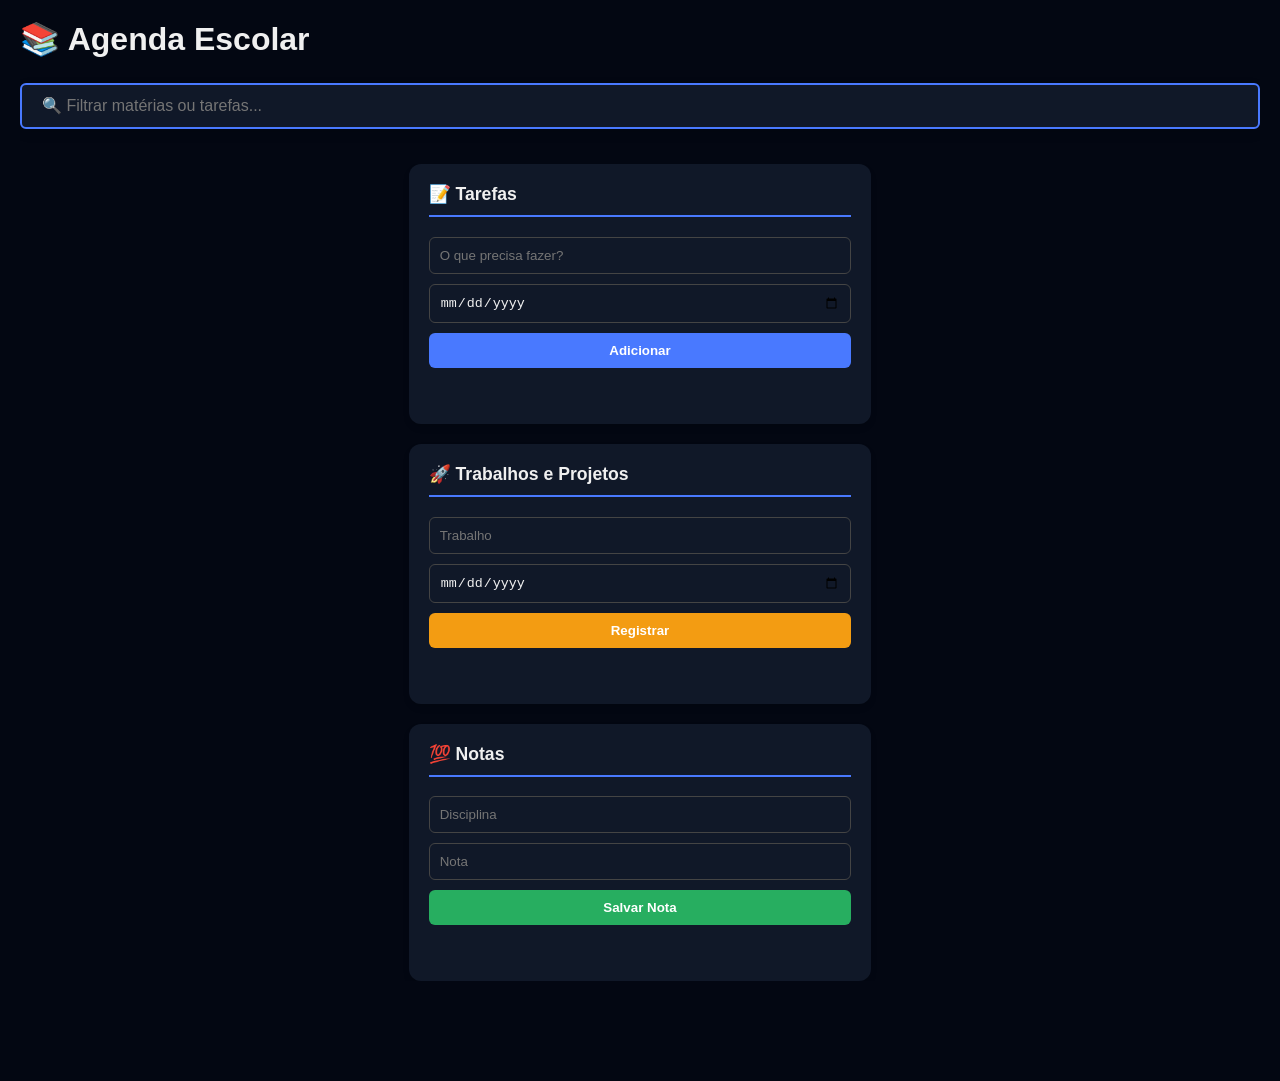
<file: index.html>
<!doctype html>
<html lang="pt-br">
  <head>
    <meta charset="UTF-8" />
    <meta name="viewport" content="width=device-width, initial-scale=1.0" />
    <title>Agenda Escolar</title>
    <style>
      :root {
        --primary: #4a90e2;
        --secondary: #f39c12;
        --success: #27ae60;
        --danger: #e74c3c;
        --bg: oklch(88% 0.011 106.6);
        --card-bg: #ffffff;
        --text: #2c3e50;
        --border: #ddd;
        --muted: #95a5a6;
      }

      body.dark-mode {
        --bg: oklch(13% 0.028 261.692);
        --card-bg: oklch(21% 0.034 264.665);
        --text: #f0f0f0;
        --border: #444;
        --primary: #4979ff;
      }

      body {
        font-family: "Segoe UI", Tahoma, Geneva, Verdana, sans-serif;
        background-color: var(--bg);
        color: var(--text);
        margin: 0;
        padding: 20px;
        transition:
          background 0.3s,
          color 0.3s;
        box-sizing: border-box;
        max-width: 100%;
        overflow-x: hidden;
      }

      *, *::before, *::after {
        box-sizing: border-box;
      }

      .container {
        max-width: 950px;
        margin: 0 auto;
        padding-bottom: 80px;
        max-width: 100%;
        overflow: hidden;
        box-sizing: border-box;
      }

      header {
        display: flex;
        justify-content: space-between;
        align-items: center;
        margin-bottom: 20px;
        flex-wrap: wrap;
        gap: 15px;
      }

      .filter-container {
        margin-bottom: 30px;
        position: sticky;
        top: 10px;
        z-index: 100;
      }

      #filterInput {
        border: 2px solid var(--primary);
        font-size: 1rem;
        padding: 12px 20px;
        box-shadow: 0 4px 12px rgba(0, 0, 0, 0.1);
      }

      .flex {
        display: flex;
        flex-wrap: wrap;
        flex-direction: column;
        gap: 20px;
        align-content: center;
        max-width: 100%;
        overflow: hidden;
      }

      .card {
        background: var(--card-bg);
        padding: 20px;
        border-radius: 12px;
        box-shadow: 0 4px 6px rgba(0, 0, 0, 0.1);
        max-width: 500px;
        word-wrap: break-word;
        overflow-wrap: break-word;
      }

      h2 {
        border-bottom: 2px solid var(--primary);
        padding-bottom: 10px;
        font-size: 1.1rem;
        margin-top: 0;
      }

      input[type="text"],
      input[type="date"],
      input[type="number"],
      button {
        width: 100%;
        padding: 10px;
        margin: 5px 0;
        border: 1px solid var(--border);
        border-radius: 6px;
        box-sizing: border-box;
        background: var(--card-bg);
        color: var(--text);
      }

      button {
        background-color: var(--primary);
        color: white;
        border: none;
        cursor: pointer;
        font-weight: bold;
      }

      .item-list {
        list-style: none;
        padding: 0;
        margin-top: 15px;
        overflow: hidden;
        max-width: 100%;
      }

      .item {
        background: rgba(0, 0, 0, 0.03);
        padding: 12px;
        margin-bottom: 8px;
        border-radius: 6px;
        display: flex;
        justify-content: space-between;
        align-items: flex-start;
        border-left: 4px solid var(--primary);
        transition: all 0.3s ease;
        flex-wrap: wrap;
        gap: 10px;
        overflow: hidden;
        max-width: 100%;
        box-sizing: border-box;
      }

      .item.completed {
        opacity: 0.5;
        border-left-color: var(--muted) !important;
      }

      .item.completed strong {
        text-decoration: line-through;
        color: var(--muted);
      }
      .item.completed .countdown {
        display: none;
      }

      body.dark-mode .item {
        background: rgba(255, 255, 255, 0.05);
      }

      .item-content {
        display: flex;
        align-items: flex-start;
        gap: 10px;
        flex: 1 1 0%;
        min-width: 0;
        overflow: hidden;
      }

      .item-content > div {
        overflow: hidden;
        text-overflow: ellipsis;
        max-width: 100%;
      }

      .item-content strong {
        word-wrap: break-word;
        overflow-wrap: break-word;
        word-break: break-word;
        display: inline-block;
        max-width: 100%;
      }

      .countdown {
        font-size: 0.75rem;
        display: block;
        color: var(--secondary);
        font-weight: bold;
        word-break: break-word;
      }

      .overdue {
        color: var(--danger);
      }

      .btn-del {
        background: var(--danger);
        width: 30px;
        height: 30px;
        padding: 0;
        flex-shrink: 0;
      }

      /* ESTILO DO BOTÃO DESFAZER (TOAST) */
      #undoContainer {
        position: fixed;
        bottom: 20px;
        left: 50%;
        transform: translateX(-50%);
        background: #333;
        color: white;
        padding: 12px 25px;
        border-radius: 30px;
        display: none;
        align-items: center;
        gap: 15px;
        box-shadow: 0 5px 15px rgba(0, 0, 0, 0.3);
        z-index: 1000;
        animation: slideUp 0.3s ease;
      }

      @keyframes slideUp {
        from {
          bottom: -50px;
          opacity: 0;
        }
        to {
          bottom: 20px;
          opacity: 1;
        }
      }

      .btn-undo {
        background: var(--secondary);
        color: white;
        border: none;
        padding: 5px 15px;
        border-radius: 15px;
        cursor: pointer;
        width: auto;
        margin: 0;
      }
    </style>
  </head>
  <body>
    <div class="container">
      <header>
        <h1 style="margin: 0">📚 Agenda Escolar</h1>
      </header>

      <div class="filter-container">
        <input
          type="text"
          id="filterInput"
          placeholder="🔍 Filtrar matérias ou tarefas..."
          oninput="renderAll()"
        />
      </div>

      <div class="flex">
        <div class="card">
          <h2>📝 Tarefas</h2>
          <input type="text" id="taskName" placeholder="O que precisa fazer?" />
          <input type="date" id="taskDate" />
          <button onclick="addItem('tasks', 'taskName', 'taskDate')">
            Adicionar
          </button>
          <ul id="taskList" class="item-list"></ul>
        </div>

        <div class="card">
          <h2>🚀 Trabalhos e Projetos</h2>
          <input type="text" id="projectName" placeholder="Trabalho" />
          <input type="date" id="projectDate" />
          <button
            onclick="addItem('projects', 'projectName', 'projectDate')"
            style="background-color: var(--secondary)"
          >
            Registrar
          </button>
          <ul id="projectList" class="item-list"></ul>
        </div>

        <div class="card">
          <h2>💯 Notas</h2>
          <input type="text" id="examSubject" placeholder="Disciplina" />
          <input
            type="number"
            id="examGrade"
            placeholder="Nota"
            step="0.1"
            min="0"
            max="10"
          />
          <button onclick="addGrade()" style="background-color: var(--success)">
            Salvar Nota
          </button>
          <ul id="gradeList" class="item-list"></ul>
        </div>
      </div>
    </div>

    <div id="undoContainer">
      <span>Item excluído.</span>
      <button class="btn-undo" onclick="undoDelete()">Desfazer</button>
    </div>

    <script>
      let data = JSON.parse(localStorage.getItem("schoolAgendaProV4")) || {
        tasks: [],
        projects: [],
        grades: [],
      };

      // Remover propriedade darkMode antiga se existir
      if (data.darkMode !== undefined) {
        delete data.darkMode;
      }

      let lastDeleted = null;
      let undoTimeout = null;

      // Aplicar modo escuro por padrão
      document.body.classList.add("dark-mode");

      function saveData() {
        localStorage.setItem("schoolAgendaProV4", JSON.stringify(data));
        renderAll();
      }

      function addItem(type, nameId, dateId) {
        const name = document.getElementById(nameId).value;
        const date = document.getElementById(dateId).value;
        if (name && date) {
          data[type].push({ name, date, id: Date.now(), completed: false });
          document.getElementById(nameId).value = "";
          document.getElementById(dateId).value = "";
          saveData();
        }
      }

      function addGrade() {
        const subject = document.getElementById("examSubject").value;
        const grade = document.getElementById("examGrade").value;
        if (subject && grade) {
          data.grades.push({ subject, grade, id: Date.now() });
          document.getElementById("examSubject").value = "";
          document.getElementById("examGrade").value = "";
          saveData();
        }
      }

      // LOGICA DE DELETAR COM BACKUP
      function deleteItem(type, id) {
        const itemIndex = data[type].findIndex((item) => item.id === id);
        if (itemIndex > -1) {
          // Salva para desfazer
          lastDeleted = { type, item: data[type][itemIndex] };

          // Remove o item
          data[type].splice(itemIndex, 1);
          saveData();

          // Mostra o botão de desfazer
          showUndoToast();
        }
      }

      function showUndoToast() {
        const toast = document.getElementById("undoContainer");
        toast.style.display = "flex";

        if (undoTimeout) clearTimeout(undoTimeout);

        undoTimeout = setTimeout(() => {
          toast.style.display = "none";
          lastDeleted = null;
        }, 10000); // 10 segundos para decidir
      }

      function undoDelete() {
        if (lastDeleted) {
          data[lastDeleted.type].push(lastDeleted.item);
          lastDeleted = null;
          document.getElementById("undoContainer").style.display = "none";
          saveData();
        }
      }

      function toggleComplete(type, id) {
        const item = data[type].find((i) => i.id === id);
        if (item) {
          item.completed = !item.completed;
          saveData();
        }
      }

      function getCountdownText(dateStr) {
        const deadline = new Date(dateStr + "T23:59:59");
        const now = new Date();
        const diffInDays = Math.ceil(
          (deadline - now) / (1000 * 60 * 60 * 24) - 1,
        );
        if (diffInDays < 0)
          return `<span class="countdown overdue"> Atrasado (${Math.abs(diffInDays)}d)</span>`;
        if (diffInDays === 0)
          return `<span class="countdown overdue"> É HOJE!</span>`;
        if (diffInDays === 1) return `<span class="countdown"> Amanhã</span>`;
        return `<span class="countdown"> ${diffInDays} dias</span>`;
      }

      function renderAll() {
        const query = document
          .getElementById("filterInput")
          .value.toLowerCase();

        const renderItems = (listId, items, type, border) => {
          const filtered = items
            .filter((i) => i.name.toLowerCase().includes(query))
            .sort((a, b) => {
              if (a.completed !== b.completed) {
                return a.completed ? 1 : -1;
              }
              return new Date(a.date) - new Date(b.date);
            });
          document.getElementById(listId).innerHTML = filtered
            .map(
              (i) => `
                <li class="item ${i.completed ? "completed" : ""}" style="border-left-color: ${border}">
                    <div class="item-content">
                        <input type="checkbox" class="checkbox" ${i.completed ? "checked" : ""} 
                               onchange="toggleComplete('${type}', ${i.id})">
                        <div style="word-break: break-word; max-width: 100%;">
                            <strong>${i.name}</strong>
                            ${getCountdownText(i.date)}
                        </div>
                    </div>
                    <button class="btn-del" onclick="deleteItem('${type}', ${i.id})">×</button>
                </li>
            `,
            )
            .join("");
        };

        renderItems("taskList", data.tasks, "tasks", "var(--primary)");
        renderItems(
          "projectList",
          data.projects,
          "projects",
          "var(--secondary)",
        );

        const filteredGrades = data.grades
          .filter((g) => g.subject.toLowerCase().includes(query))
          .sort((a, b) => new Date(a.id) - new Date(b.id));
        document.getElementById("gradeList").innerHTML = filteredGrades
          .map(
            (g) => `
            <li class="item" style="border-left-color: var(--success)">
                <span style="word-break: break-word; max-width: 100%;">${g.subject}: <strong>${g.grade}</strong></span>
                <button class="btn-del" onclick="deleteItem('grades', ${g.id})">×</button>
            </li>
        `,
          )
          .join("");
      }

      renderAll();
    </script>
  </body>
</html>
</file>
